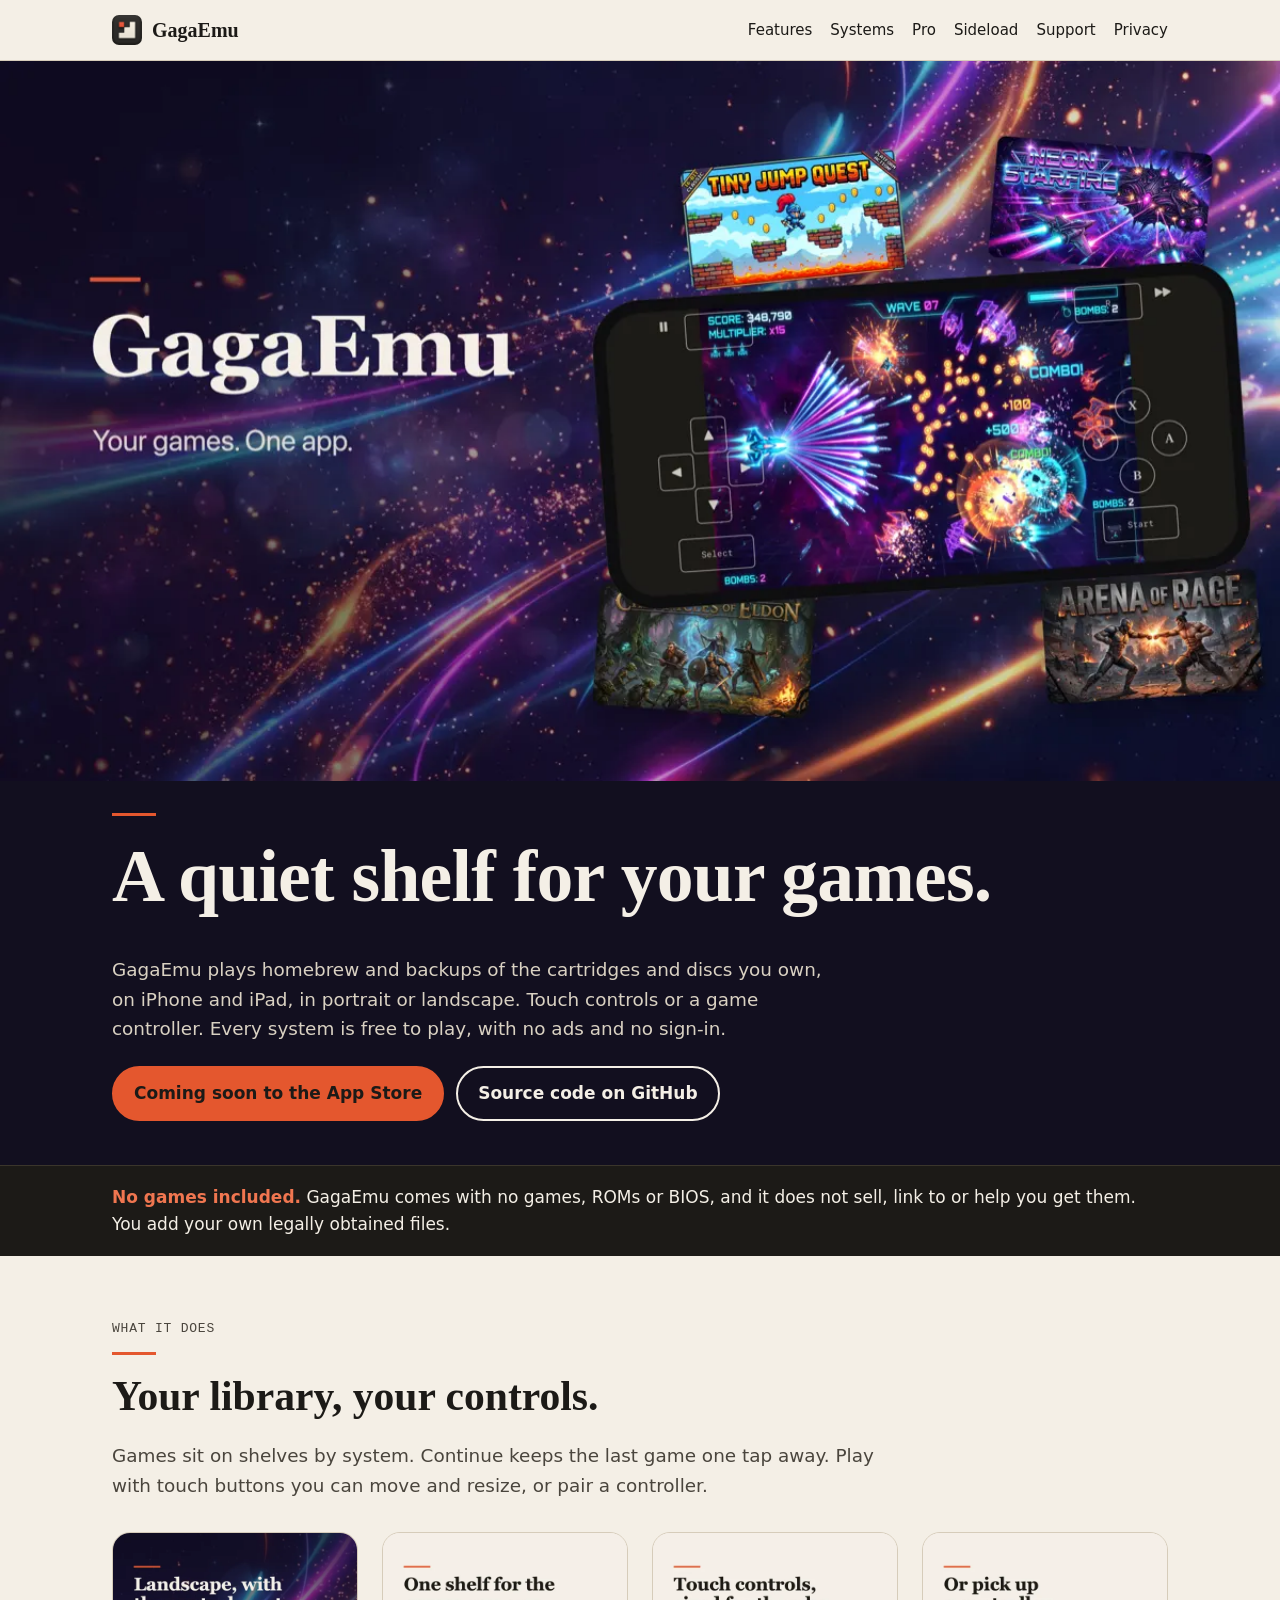
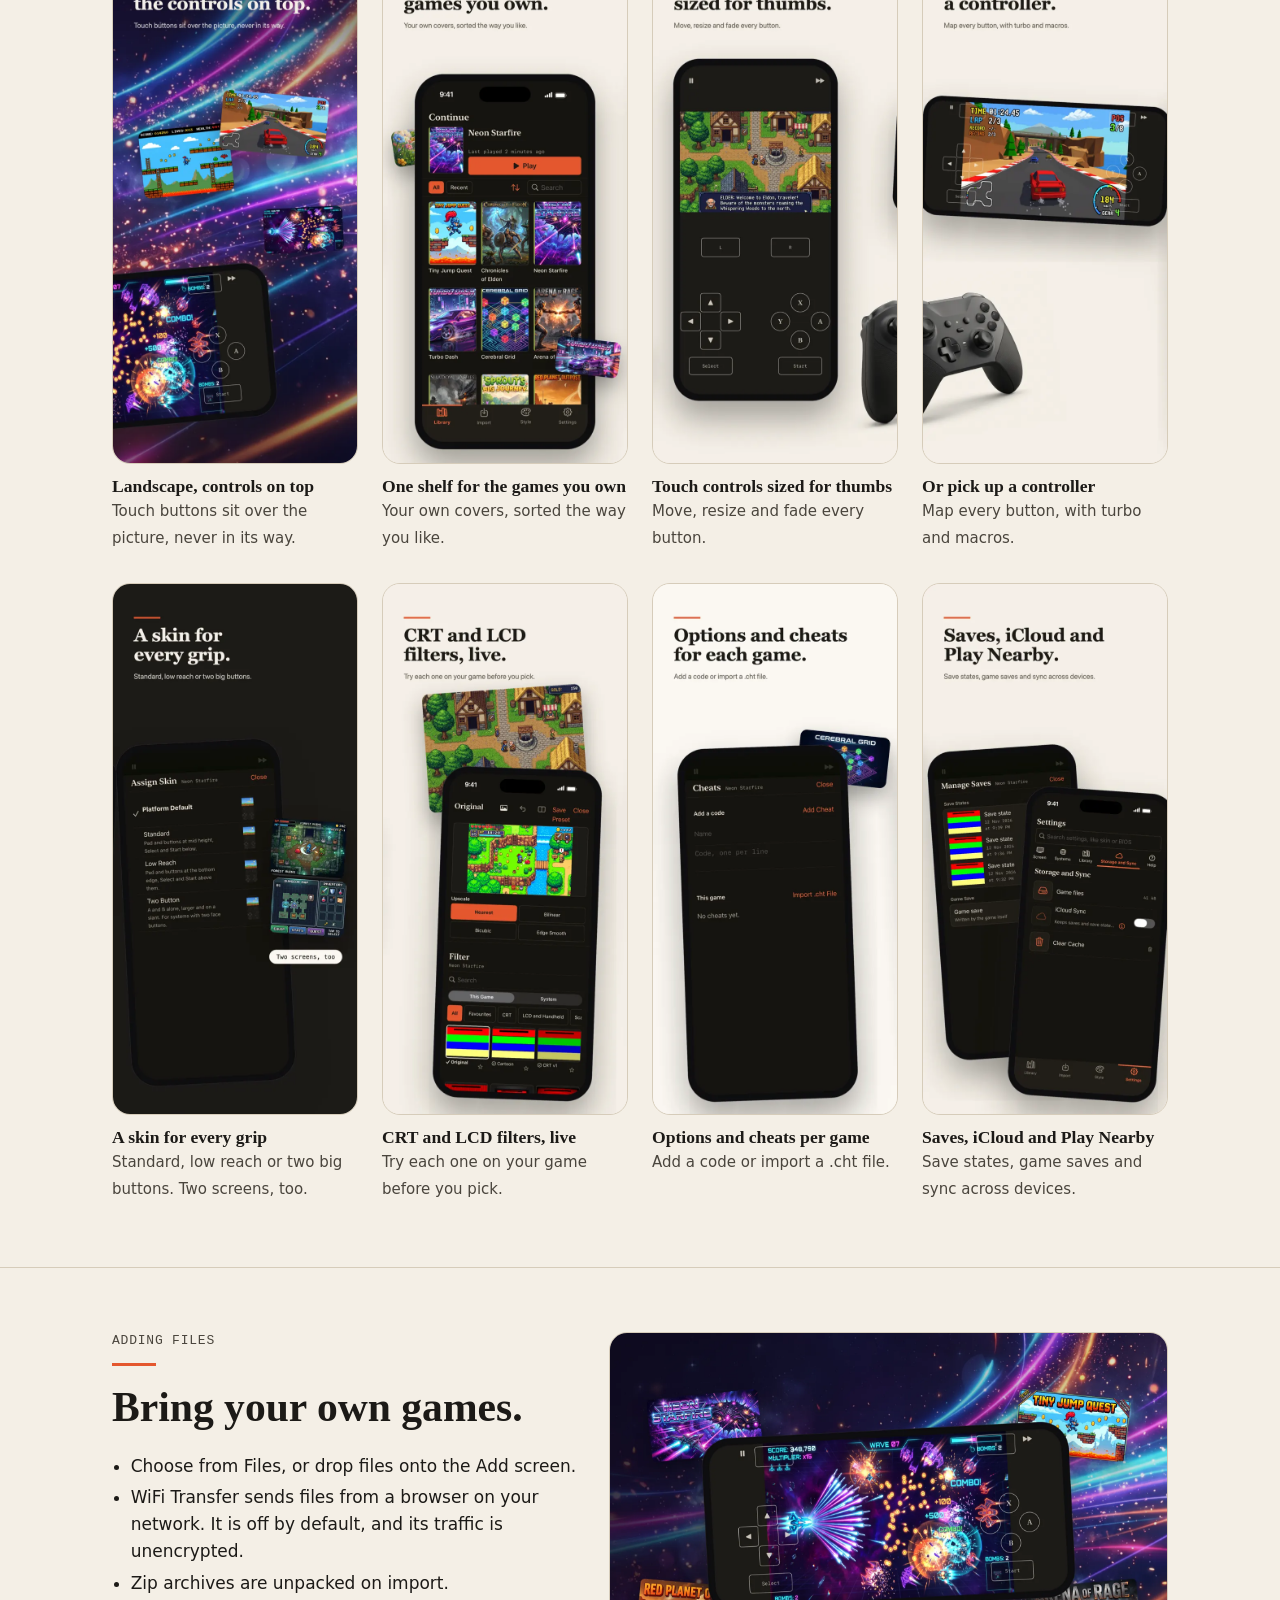
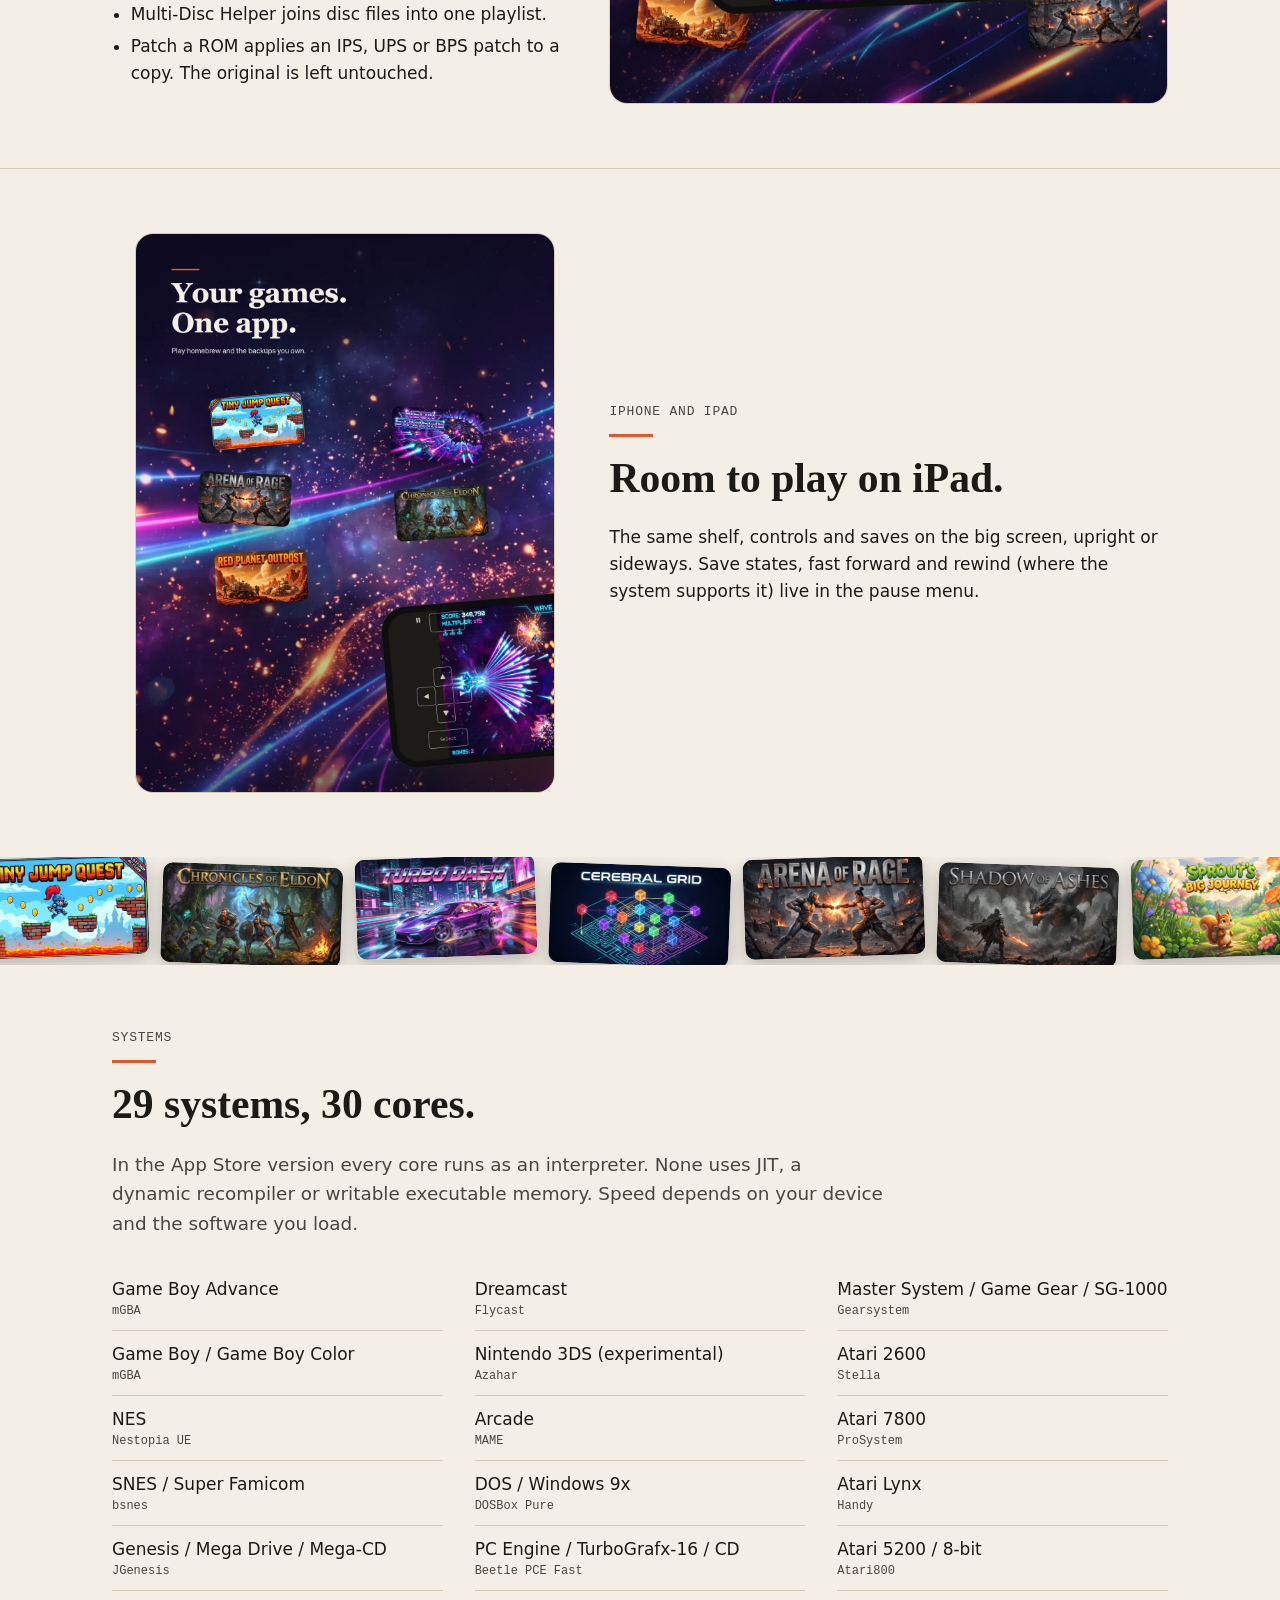
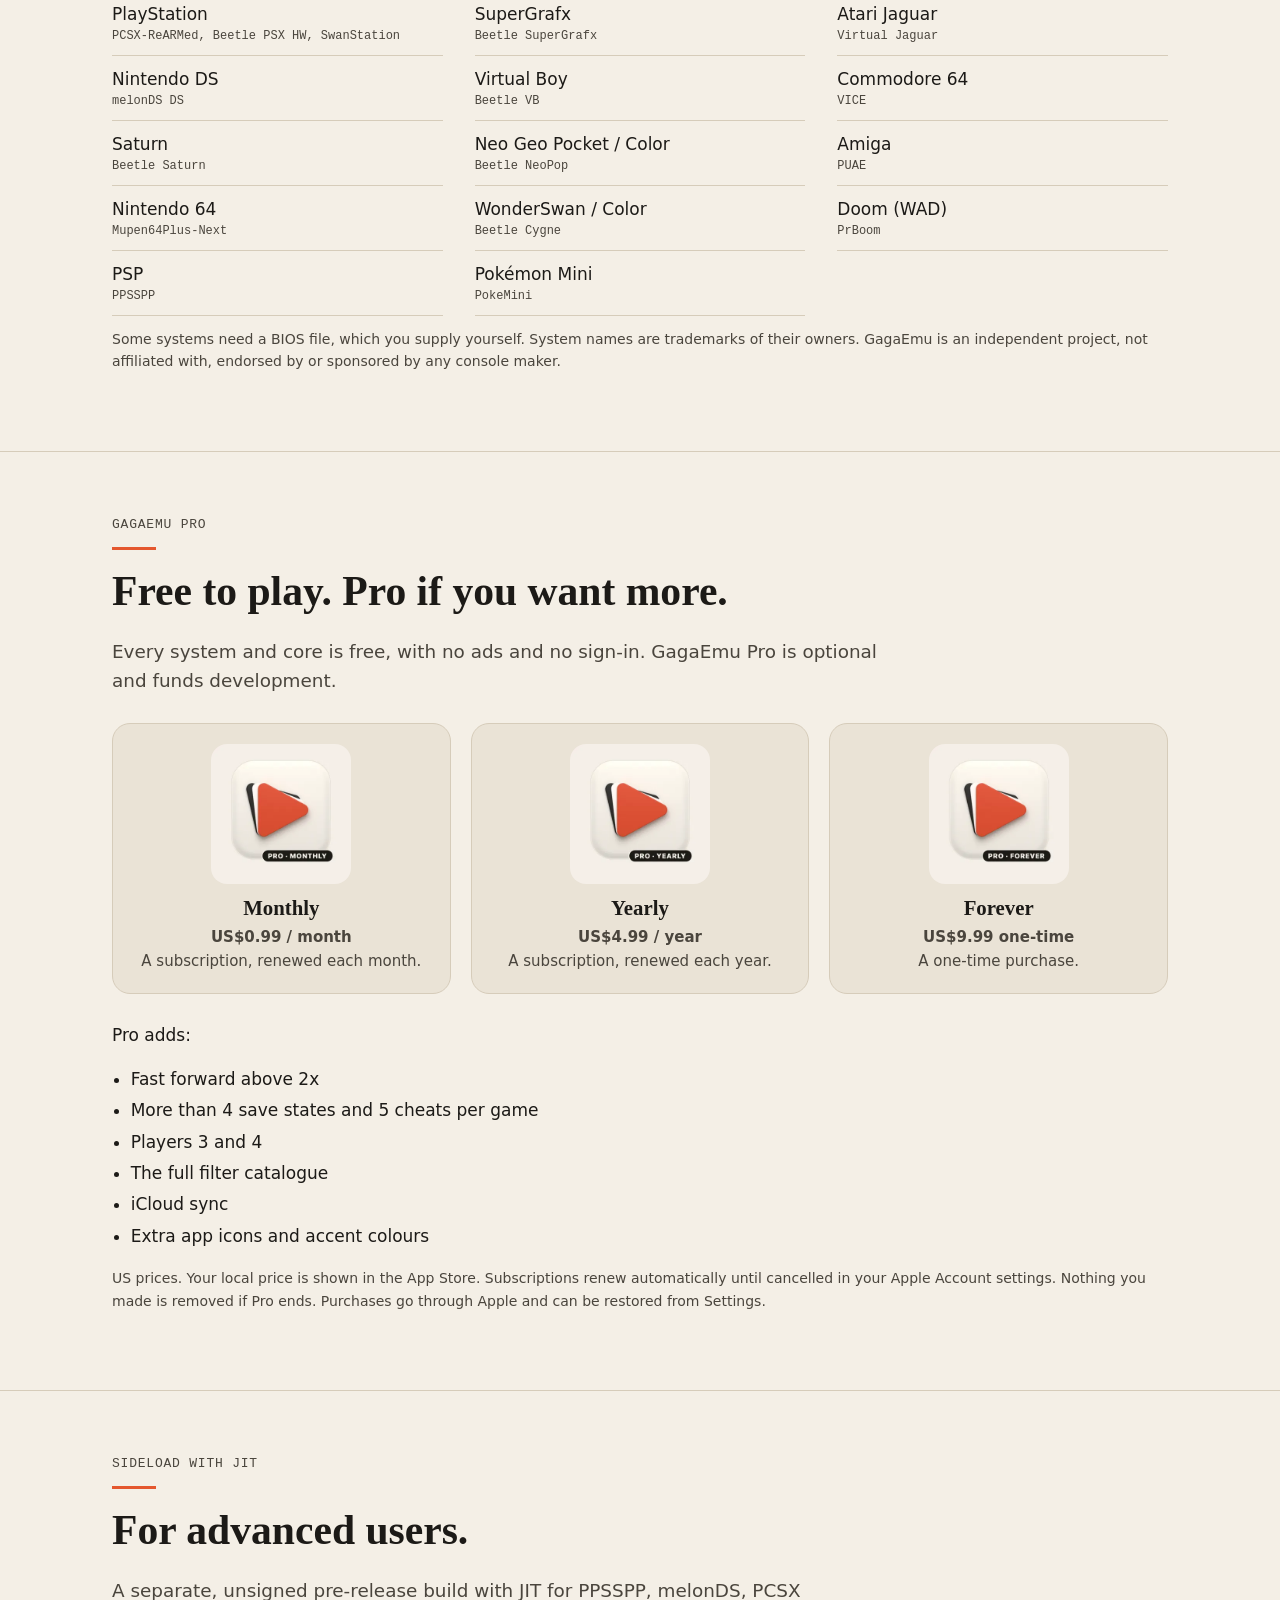
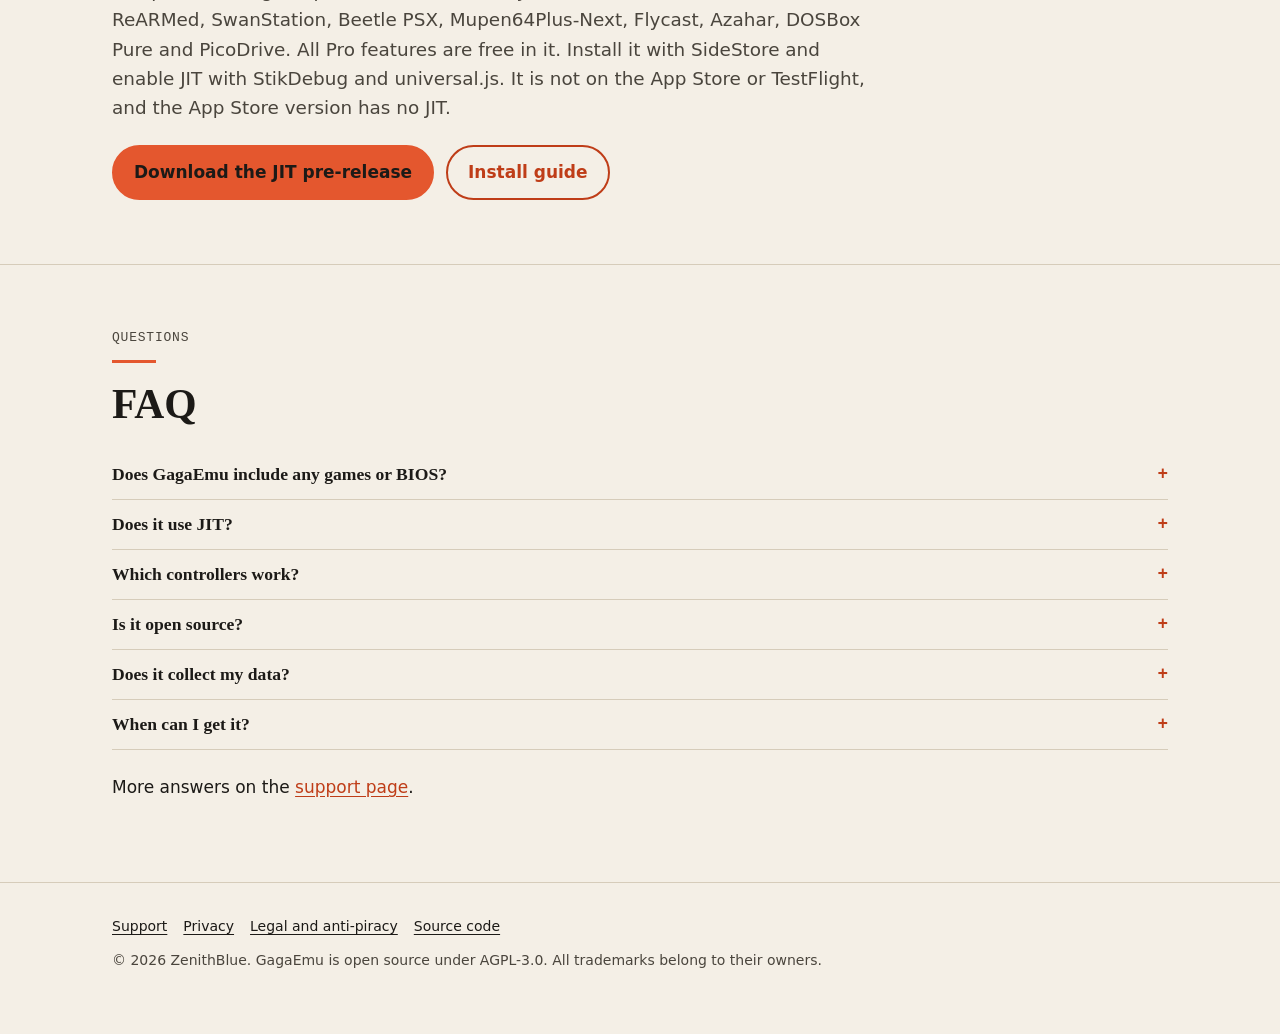
<file: index.html>
<!doctype html>
<html lang="en">
<head>
<meta charset="utf-8">
<meta name="viewport" content="width=device-width, initial-scale=1">
<title>GagaEmu: a quiet shelf for your games</title>
<meta name="description" content="GagaEmu plays homebrew and backups of the games you own on iPhone and iPad. Touch controls or a game controller, save states, filters. No games, ROMs or BIOS included.">
<meta name="theme-color" content="#F4EFE6" media="(prefers-color-scheme: light)">
<meta name="theme-color" content="#16140F" media="(prefers-color-scheme: dark)">
<meta property="og:type" content="website">
<meta property="og:title" content="GagaEmu: a quiet shelf for your games">
<meta property="og:description" content="Play homebrew and the backups you own, on iPhone and iPad. No games, ROMs or BIOS included.">
<meta property="og:url" content="https://zenithblue-oss.github.io/gaga-emu-site/">
<meta property="og:image" content="https://zenithblue-oss.github.io/gaga-emu-site/img/og.jpg">
<meta property="og:image:width" content="1200">
<meta property="og:image:height" content="675">
<meta property="og:image:alt" content="GagaEmu, your games in one app: a phone in landscape running a space shooter with touch controls.">
<meta name="twitter:card" content="summary_large_image">
<link rel="icon" type="image/png" sizes="32x32" href="img/favicon-32.png">
<link rel="apple-touch-icon" href="img/apple-touch-icon.png">
<link rel="stylesheet" href="style.css">
</head>
<body>
<a class="skip" href="#main">Skip to content</a>
<header class="top">
  <div class="wrap">
    <a class="brand" href="./"><img src="img/favicon-32.png" srcset="img/apple-touch-icon.png 2x" alt="" width="30" height="30">GagaEmu</a>
    <nav aria-label="Main">
      <a href="#features">Features</a>
      <a href="#systems">Systems</a>
      <a href="#pro">Pro</a>
      <a href="#sideload">Sideload</a>
      <a href="support.html">Support</a>
      <a href="privacy.html">Privacy</a>
    </nav>
  </div>
</header>

<main id="main">
<div class="hero">
  <picture>
    <source media="(min-width: 900px)" srcset="img/header-2400.webp">
    <img src="img/header-1200.webp" width="1200" height="675" alt="GagaEmu, your games in one app: a phone in landscape runs a space shooter with on-screen touch controls, surrounded by game cover art." fetchpriority="high">
  </picture>
  <div class="wrap hero-text">
    <h1 class="tick">A quiet shelf for your games.</h1>
    <p>GagaEmu plays homebrew and backups of the cartridges and discs you own, on iPhone and iPad, in portrait or landscape. Touch controls or a game controller. Every system is free to play, with no ads and no sign-in.</p>
    <div class="cta">
      <span class="btn btn-solid soon" role="note">Coming soon to the App Store</span>
      <a class="btn btn-line" href="https://github.com/zenithblue-dev/gaga-emu">Source code on GitHub</a>
    </div>
  </div>
</div>

<div class="notice">
  <div class="wrap"><p><strong>No games included.</strong> GagaEmu comes with no games, ROMs or BIOS, and it does not sell, link to or help you get them. You add your own legally obtained files.</p></div>
</div>

<section id="features">
  <div class="wrap">
    <p class="meta">What it does</p>
    <h2 class="tick">Your library, your controls.</h2>
    <p class="lede">Games sit on shelves by system. Continue keeps the last game one tap away. Play with touch buttons you can move and resize, or pair a controller.</p>
    <div class="features">
      <figure class="feature"><img src="img/iphone-02.webp" width="600" height="1304" loading="lazy" alt="A phone in landscape running a game, with touch buttons drawn over the edges of the picture."><figcaption><strong>Landscape, controls on top</strong><span>Touch buttons sit over the picture, never in its way.</span></figcaption></figure>
      <figure class="feature"><img src="img/iphone-03.webp" width="600" height="1304" loading="lazy" alt="The library screen: a Continue card with a Play button above a grid of game covers."><figcaption><strong>One shelf for the games you own</strong><span>Your own covers, sorted the way you like.</span></figcaption></figure>
      <figure class="feature"><img src="img/iphone-04.webp" width="600" height="1304" loading="lazy" alt="A game in portrait with a D-pad and face buttons below the picture."><figcaption><strong>Touch controls sized for thumbs</strong><span>Move, resize and fade every button.</span></figcaption></figure>
      <figure class="feature"><img src="img/iphone-05.webp" width="600" height="1304" loading="lazy" alt="A phone in landscape running a racing game next to a wireless game controller."><figcaption><strong>Or pick up a controller</strong><span>Map every button, with turbo and macros.</span></figcaption></figure>
      <figure class="feature"><img src="img/iphone-06.webp" width="600" height="1304" loading="lazy" alt="The Assign Skin sheet listing Standard, Low Reach and Two Button layouts."><figcaption><strong>A skin for every grip</strong><span>Standard, low reach or two big buttons. Two screens, too.</span></figcaption></figure>
      <figure class="feature"><img src="img/iphone-07.webp" width="600" height="1304" loading="lazy" alt="The filter picker with a live preview of a game and filter thumbnails such as CRT."><figcaption><strong>CRT and LCD filters, live</strong><span>Try each one on your game before you pick.</span></figcaption></figure>
      <figure class="feature"><img src="img/iphone-08.webp" width="600" height="1304" loading="lazy" alt="The Cheats sheet with a field to add a code and an option to import a .cht file."><figcaption><strong>Options and cheats per game</strong><span>Add a code or import a .cht file.</span></figcaption></figure>
      <figure class="feature"><img src="img/iphone-09.webp" width="600" height="1304" loading="lazy" alt="Manage Saves listing save states, next to Storage and Sync settings with an iCloud Sync switch."><figcaption><strong>Saves, iCloud and Play Nearby</strong><span>Save states, game saves and sync across devices.</span></figcaption></figure>
    </div>
  </div>
</section>

<section>
  <div class="wrap split">
    <div>
      <p class="meta">Adding files</p>
      <h2 class="tick">Bring your own games.</h2>
      <ul class="plain">
        <li>Choose from Files, or drop files onto the Add screen.</li>
        <li>WiFi Transfer sends files from a browser on your network. It is off by default, and its traffic is unencrypted.</li>
        <li>Zip archives are unpacked on import.</li>
        <li>Multi-Disc Helper joins disc files into one playlist.</li>
        <li>Patch a ROM applies an IPS, UPS or BPS patch to a copy. The original is left untouched.</li>
      </ul>
    </div>
    <img src="img/search.webp" width="1600" height="1067" loading="lazy" alt="A phone in landscape running a space shooter, with cover art for several homebrew-style games floating around it.">
  </div>
</section>

<section>
  <div class="wrap split rev">
    <div>
      <p class="meta">iPhone and iPad</p>
      <h2 class="tick">Room to play on iPad.</h2>
      <p>The same shelf, controls and saves on the big screen, upright or sideways. Save states, fast forward and rewind (where the system supports it) live in the pause menu.</p>
    </div>
    <img class="tall" src="img/ipad-01.webp" width="1200" height="1600" loading="lazy" alt="GagaEmu on iPad: the headline Your games. One app. above game cover art and a phone running a game.">
  </div>
</section>

<div class="covers" aria-hidden="true">
  <img src="img/art-cover-01.webp" alt="" width="900" height="502" loading="lazy">
  <img src="img/art-cover-02.webp" alt="" width="900" height="502" loading="lazy">
  <img src="img/art-cover-04.webp" alt="" width="900" height="502" loading="lazy">
  <img src="img/art-cover-05.webp" alt="" width="900" height="502" loading="lazy">
  <img src="img/art-cover-06.webp" alt="" width="900" height="502" loading="lazy">
  <img src="img/art-cover-07.webp" alt="" width="900" height="502" loading="lazy">
  <img src="img/art-cover-08.webp" alt="" width="900" height="502" loading="lazy">
</div>

<section id="systems">
  <div class="wrap">
    <p class="meta">Systems</p>
    <h2 class="tick">29 systems, 30 cores.</h2>
    <p class="lede">In the App Store version every core runs as an interpreter. None uses JIT, a dynamic recompiler or writable executable memory. Speed depends on your device and the software you load.</p>
    <ul class="systems">
      <li>Game Boy Advance<span>mGBA</span></li>
      <li>Game Boy / Game Boy Color<span>mGBA</span></li>
      <li>NES<span>Nestopia UE</span></li>
      <li>SNES / Super Famicom<span>bsnes</span></li>
      <li>Genesis / Mega Drive / Mega-CD<span>JGenesis</span></li>
      <li>PlayStation<span>PCSX-ReARMed, Beetle PSX HW, SwanStation</span></li>
      <li>Nintendo DS<span>melonDS DS</span></li>
      <li>Saturn<span>Beetle Saturn</span></li>
      <li>Nintendo 64<span>Mupen64Plus-Next</span></li>
      <li>PSP<span>PPSSPP</span></li>
      <li>Dreamcast<span>Flycast</span></li>
      <li>Nintendo 3DS (experimental)<span>Azahar</span></li>
      <li>Arcade<span>MAME</span></li>
      <li>DOS / Windows 9x<span>DOSBox Pure</span></li>
      <li>PC Engine / TurboGrafx-16 / CD<span>Beetle PCE Fast</span></li>
      <li>SuperGrafx<span>Beetle SuperGrafx</span></li>
      <li>Virtual Boy<span>Beetle VB</span></li>
      <li>Neo Geo Pocket / Color<span>Beetle NeoPop</span></li>
      <li>WonderSwan / Color<span>Beetle Cygne</span></li>
      <li>Pokémon Mini<span>PokeMini</span></li>
      <li>Master System / Game Gear / SG-1000<span>Gearsystem</span></li>
      <li>Atari 2600<span>Stella</span></li>
      <li>Atari 7800<span>ProSystem</span></li>
      <li>Atari Lynx<span>Handy</span></li>
      <li>Atari 5200 / 8-bit<span>Atari800</span></li>
      <li>Atari Jaguar<span>Virtual Jaguar</span></li>
      <li>Commodore 64<span>VICE</span></li>
      <li>Amiga<span>PUAE</span></li>
      <li>Doom (WAD)<span>PrBoom</span></li>
    </ul>
    <p class="small">Some systems need a BIOS file, which you supply yourself. System names are trademarks of their owners. GagaEmu is an independent project, not affiliated with, endorsed by or sponsored by any console maker.</p>
  </div>
</section>

<section id="pro">
  <div class="wrap">
    <p class="meta">GagaEmu Pro</p>
    <h2 class="tick">Free to play. Pro if you want more.</h2>
    <p class="lede">Every system and core is free, with no ads and no sign-in. GagaEmu Pro is optional and funds development.</p>
    <div class="tiers">
      <div class="tier"><img src="img/pro-monthly.webp" width="360" height="360" loading="lazy" alt=""><h3>Monthly</h3><p><strong>US$0.99 / month</strong><br>A subscription, renewed each month.</p></div>
      <div class="tier"><img src="img/pro-yearly.webp" width="360" height="360" loading="lazy" alt=""><h3>Yearly</h3><p><strong>US$4.99 / year</strong><br>A subscription, renewed each year.</p></div>
      <div class="tier"><img src="img/pro-forever.webp" width="360" height="360" loading="lazy" alt=""><h3>Forever</h3><p><strong>US$9.99 one-time</strong><br>A one-time purchase.</p></div>
    </div>
    <p>Pro adds:</p>
    <ul class="plain">
      <li>Fast forward above 2x</li>
      <li>More than 4 save states and 5 cheats per game</li>
      <li>Players 3 and 4</li>
      <li>The full filter catalogue</li>
      <li>iCloud sync</li>
      <li>Extra app icons and accent colours</li>
    </ul>
    <p class="small">US prices. Your local price is shown in the App Store. Subscriptions renew automatically until cancelled in your Apple Account settings. Nothing you made is removed if Pro ends. Purchases go through Apple and can be restored from Settings.</p>
  </div>
</section>

<section id="sideload">
  <div class="wrap">
    <p class="meta">Sideload with JIT</p>
    <h2 class="tick">For advanced users.</h2>
    <p class="lede">A separate, unsigned pre-release build with JIT for PPSSPP, melonDS, PCSX ReARMed, SwanStation, Beetle PSX, Mupen64Plus-Next, Flycast, Azahar, DOSBox Pure and PicoDrive. All Pro features are free in it. Install it with SideStore and enable JIT with StikDebug and universal.js. It is not on the App Store or TestFlight, and the App Store version has no JIT.</p>
    <div class="cta">
      <a class="btn btn-solid" href="https://github.com/zenithblue-dev/gaga-emu/releases/tag/v1.0.0-jit">Download the JIT pre-release</a>
      <a class="btn btn-line" href="https://github.com/zenithblue-dev/gaga-emu/blob/main/docs/release/INSTALL-JIT.md">Install guide</a>
    </div>
  </div>
</section>

<section id="faq">
  <div class="wrap">
    <p class="meta">Questions</p>
    <h2 class="tick">FAQ</h2>
    <details><summary>Does GagaEmu include any games or BIOS?</summary><p>No. GagaEmu ships with no games, ROMs or BIOS. It does not sell, link to or help you obtain them. Use homebrew, or backups of cartridges and discs you own.</p></details>
    <details><summary>Does it use JIT?</summary><p>Not the App Store version. Every core is built as an interpreter, with no JIT, dynamic recompiler or writable executable memory. You do not need to enable anything special on your device. An optional <a href="#sideload">sideload build</a> for advanced users does use JIT.</p></details>
    <details><summary>Which controllers work?</summary><p>Game controllers supported by iOS, including MFi, DualShock 4, DualSense, Xbox and Joy-Con controllers, plus hardware keyboards.</p></details>
    <details><summary>Is it open source?</summary><p>Yes. GagaEmu is free software under the GNU Affero General Public License 3.0. Bundled cores keep their own licences, listed in Settings &gt; About &gt; Licences. <a href="https://github.com/zenithblue-dev/gaga-emu">Source code</a>.</p></details>
    <details><summary>Does it collect my data?</summary><p>No accounts, analytics, advertising or tracking. Read the <a href="privacy.html">privacy policy</a> for the optional features that talk to a server.</p></details>
    <details><summary>When can I get it?</summary><p>GagaEmu is coming soon to the App Store. It is in early development, and we make no promise that any particular title will run.</p></details>
    <p style="margin-top:24px">More answers on the <a href="support.html">support page</a>.</p>
  </div>
</section>
</main>

<footer>
  <div class="wrap">
    <nav aria-label="Footer">
      <a href="support.html">Support</a>
      <a href="privacy.html">Privacy</a>
      <a href="anti-piracy.html">Legal and anti-piracy</a>
      <a href="https://github.com/zenithblue-dev/gaga-emu">Source code</a>
    </nav>
    <p>© 2026 ZenithBlue. GagaEmu is open source under AGPL-3.0. All trademarks belong to their owners.</p>
  </div>
</footer>
</body>
</html>
</file>
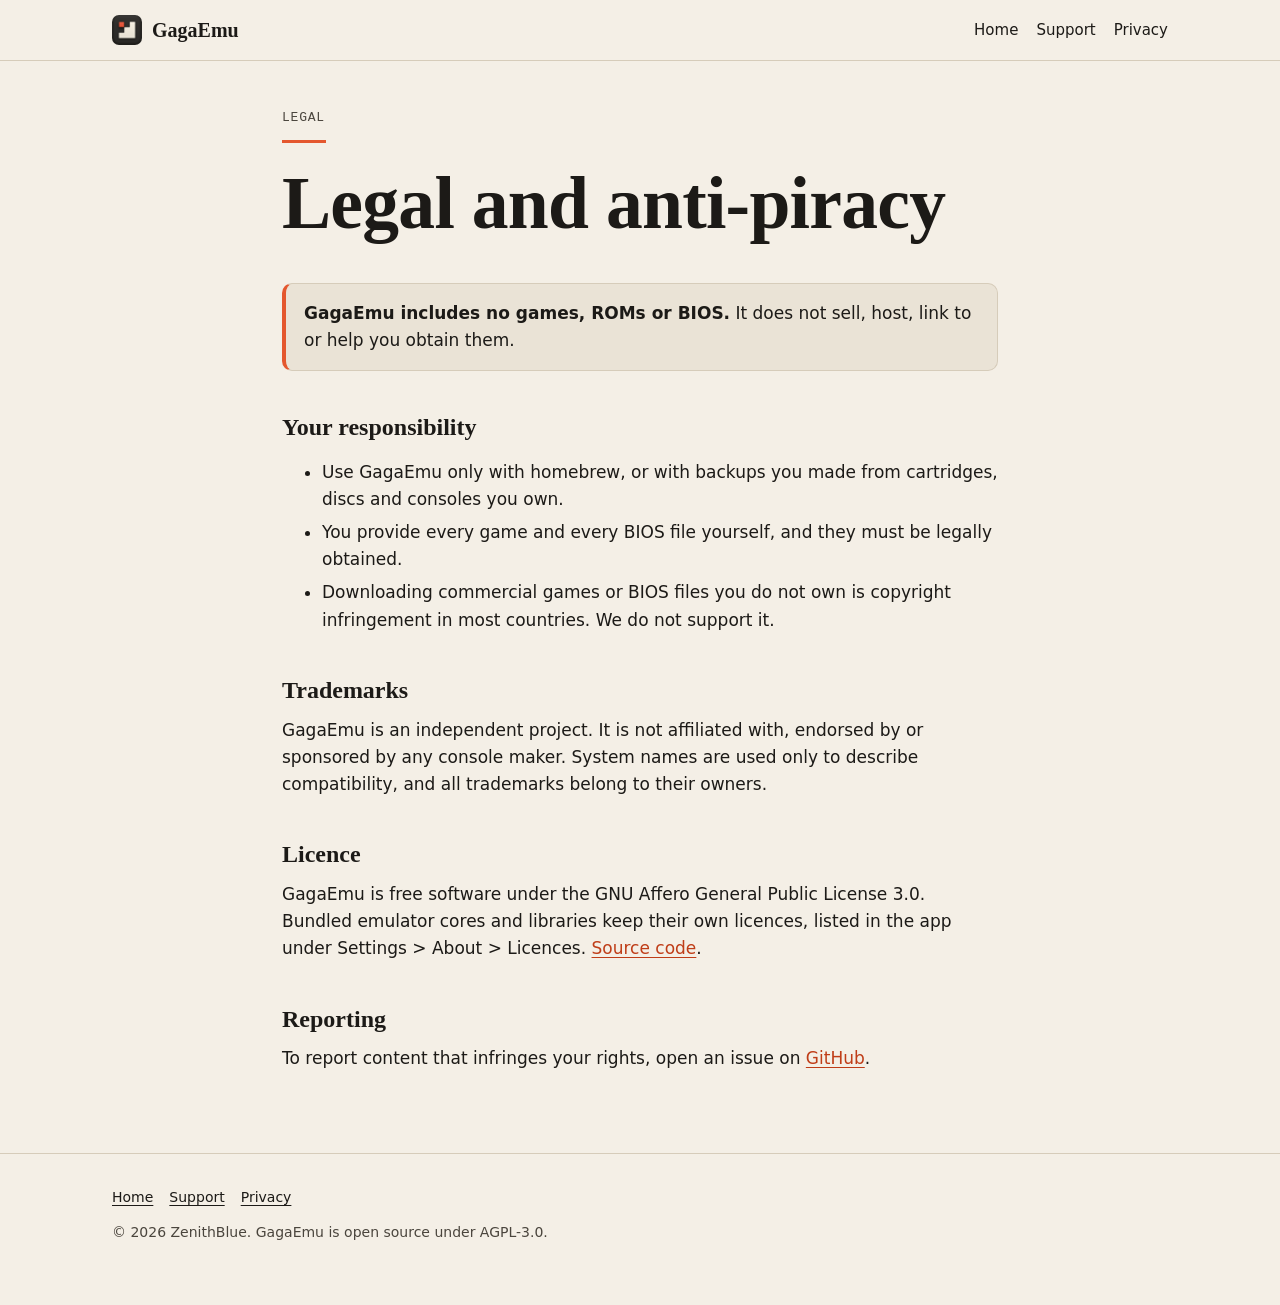
<file: anti-piracy.html>
<!doctype html>
<html lang="en">
<head>
<meta charset="utf-8">
<meta name="viewport" content="width=device-width, initial-scale=1">
<title>Legal and Anti-Piracy · GagaEmu</title>
<meta name="description" content="GagaEmu includes no games, ROMs or BIOS. Use only homebrew or backups of software you own.">
<meta property="og:type" content="website">
<meta property="og:title" content="GagaEmu Legal and Anti-Piracy">
<meta property="og:url" content="https://zenithblue-oss.github.io/gaga-emu-site/anti-piracy.html">
<meta property="og:image" content="https://zenithblue-oss.github.io/gaga-emu-site/img/og.jpg">
<link rel="icon" type="image/png" sizes="32x32" href="img/favicon-32.png">
<link rel="apple-touch-icon" href="img/apple-touch-icon.png">
<link rel="stylesheet" href="style.css">
</head>
<body>
<a class="skip" href="#main">Skip to content</a>
<header class="top">
  <div class="wrap">
    <a class="brand" href="./"><img src="img/favicon-32.png" srcset="img/apple-touch-icon.png 2x" alt="" width="30" height="30">GagaEmu</a>
    <nav aria-label="Main">
      <a href="./">Home</a>
      <a href="support.html">Support</a>
      <a href="privacy.html">Privacy</a>
    </nav>
  </div>
</header>

<main id="main" class="doc">
  <div class="wrap">
    <p class="meta">Legal</p>
    <h1 class="tick">Legal and anti-piracy</h1>

    <div class="card">
      <p><strong>GagaEmu includes no games, ROMs or BIOS.</strong> It does not sell, host, link to or help you obtain them.</p>
    </div>

    <h2>Your responsibility</h2>
    <ul>
      <li>Use GagaEmu only with homebrew, or with backups you made from cartridges, discs and consoles you own.</li>
      <li>You provide every game and every BIOS file yourself, and they must be legally obtained.</li>
      <li>Downloading commercial games or BIOS files you do not own is copyright infringement in most countries. We do not support it.</li>
    </ul>

    <h2>Trademarks</h2>
    <p>GagaEmu is an independent project. It is not affiliated with, endorsed by or sponsored by any console maker. System names are used only to describe compatibility, and all trademarks belong to their owners.</p>

    <h2>Licence</h2>
    <p>GagaEmu is free software under the GNU Affero General Public License 3.0. Bundled emulator cores and libraries keep their own licences, listed in the app under Settings &gt; About &gt; Licences. <a href="https://github.com/zenithblue-dev/gaga-emu">Source code</a>.</p>

    <h2>Reporting</h2>
    <p>To report content that infringes your rights, open an issue on <a href="https://github.com/zenithblue-oss/gaga-emu-site/issues">GitHub</a>.</p>
  </div>
</main>

<footer>
  <div class="wrap">
    <nav aria-label="Footer">
      <a href="./">Home</a>
      <a href="support.html">Support</a>
      <a href="privacy.html">Privacy</a>
    </nav>
    <p>© 2026 ZenithBlue. GagaEmu is open source under AGPL-3.0.</p>
  </div>
</footer>
</body>
</html>
</file>
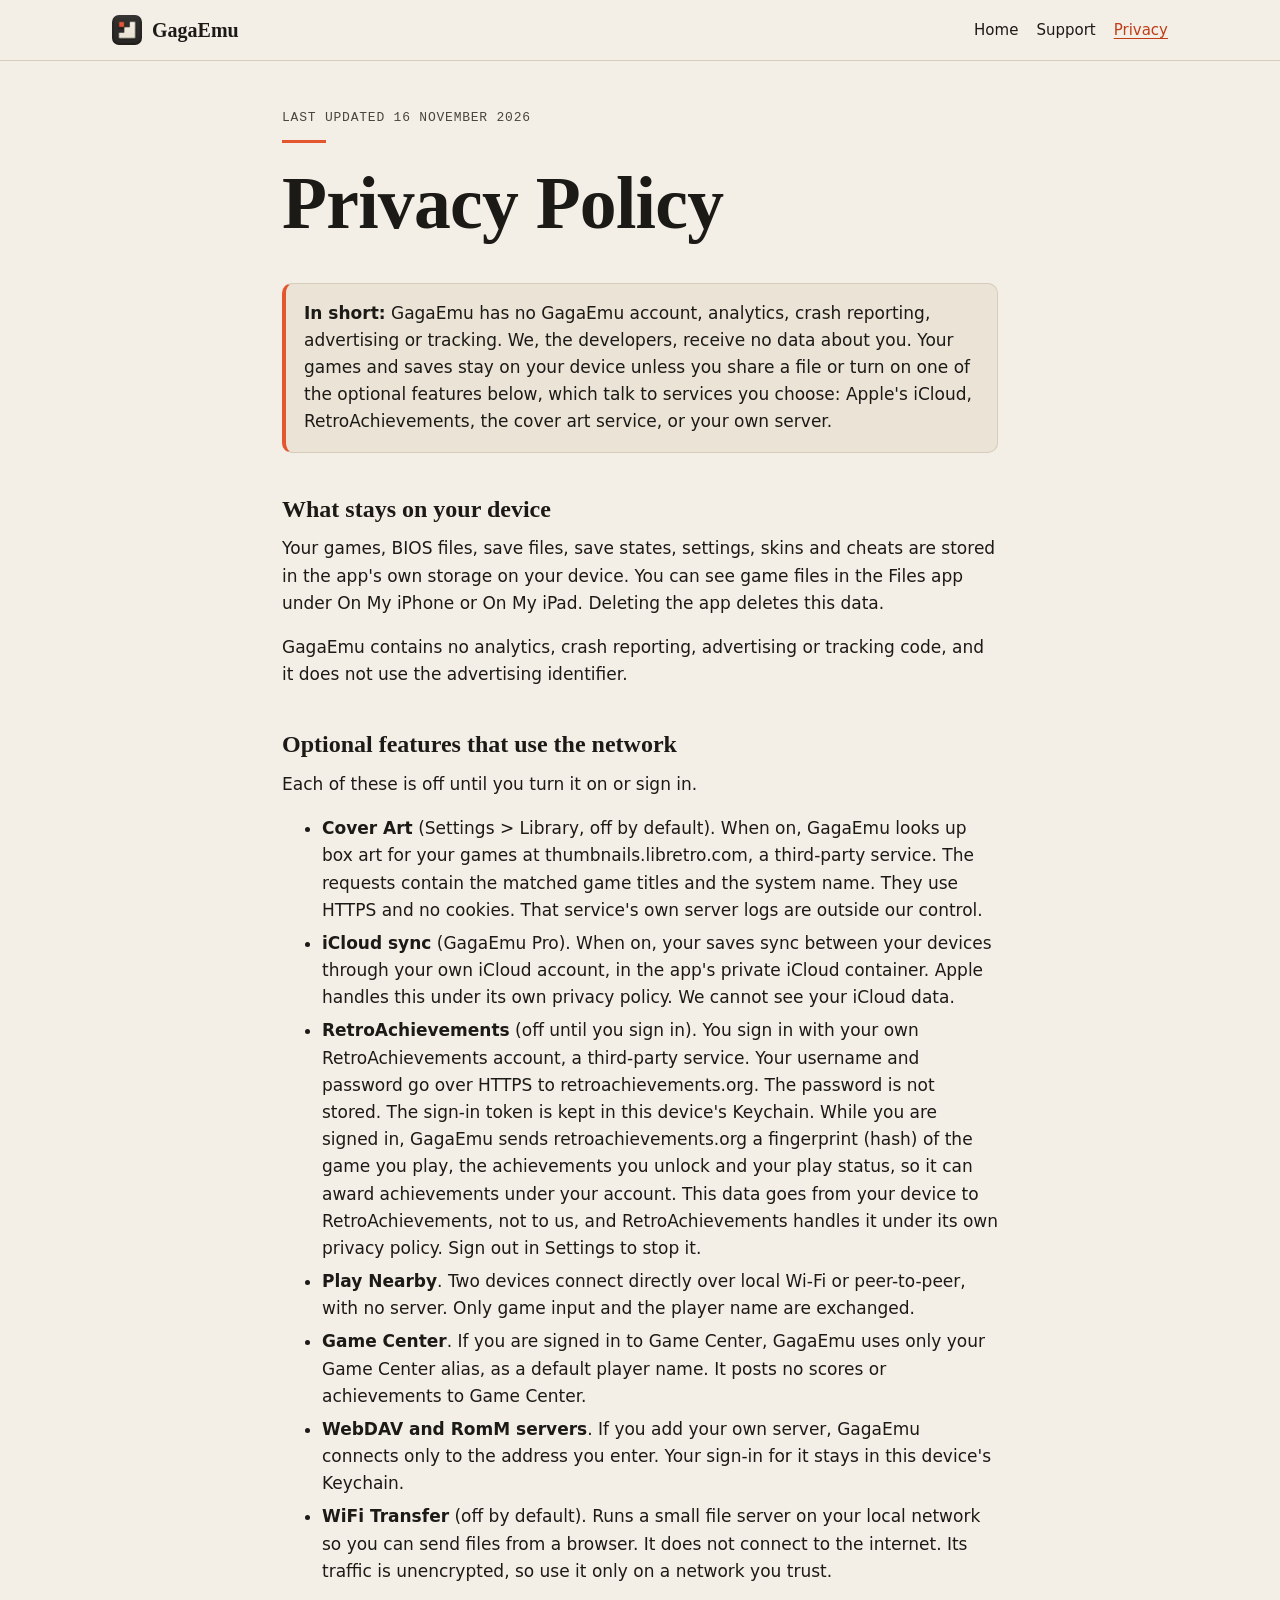
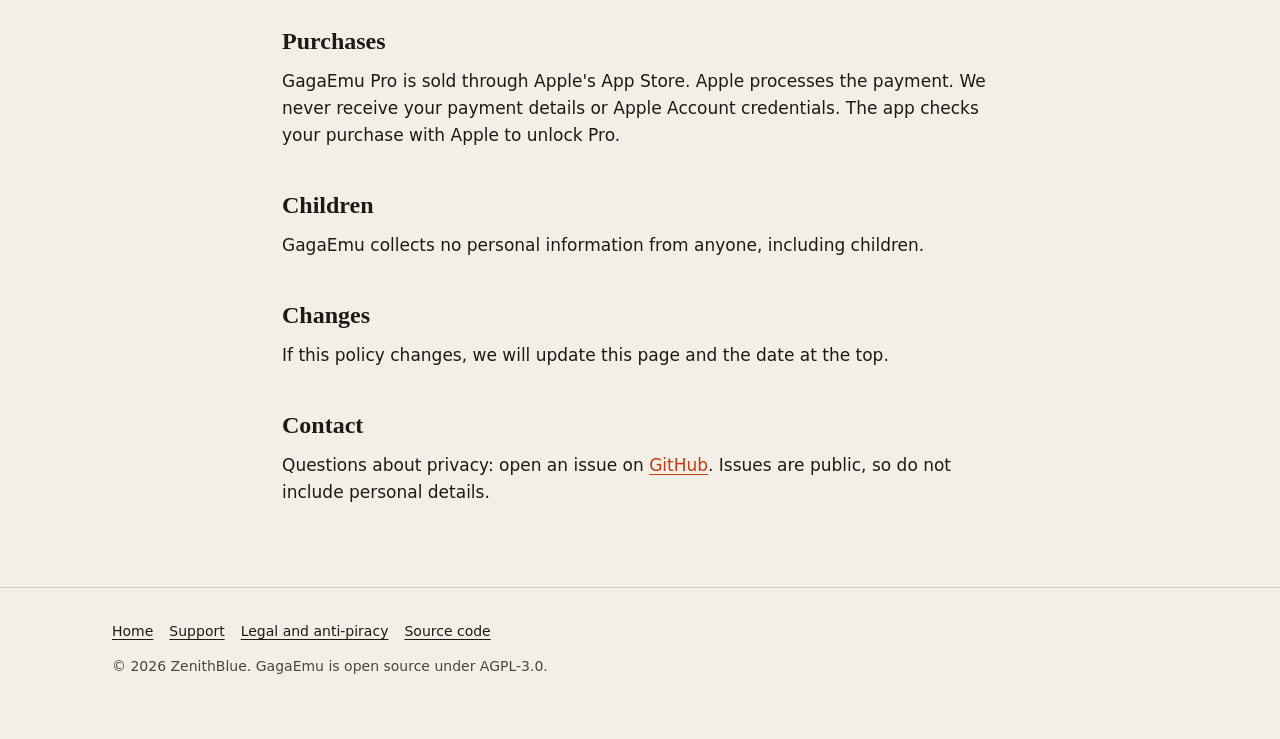
<file: privacy.html>
<!doctype html>
<html lang="en">
<head>
<meta charset="utf-8">
<meta name="viewport" content="width=device-width, initial-scale=1">
<title>Privacy Policy · GagaEmu</title>
<meta name="description" content="GagaEmu has no accounts, analytics, advertising or tracking. What leaves your device, and when.">
<meta property="og:type" content="website">
<meta property="og:title" content="GagaEmu Privacy Policy">
<meta property="og:description" content="No accounts, analytics, advertising or tracking.">
<meta property="og:url" content="https://zenithblue-oss.github.io/gaga-emu-site/privacy.html">
<meta property="og:image" content="https://zenithblue-oss.github.io/gaga-emu-site/img/og.jpg">
<meta name="twitter:card" content="summary_large_image">
<link rel="icon" type="image/png" sizes="32x32" href="img/favicon-32.png">
<link rel="apple-touch-icon" href="img/apple-touch-icon.png">
<link rel="stylesheet" href="style.css">
</head>
<body>
<a class="skip" href="#main">Skip to content</a>
<header class="top">
  <div class="wrap">
    <a class="brand" href="./"><img src="img/favicon-32.png" srcset="img/apple-touch-icon.png 2x" alt="" width="30" height="30">GagaEmu</a>
    <nav aria-label="Main">
      <a href="./">Home</a>
      <a href="support.html">Support</a>
      <a href="privacy.html" aria-current="page">Privacy</a>
    </nav>
  </div>
</header>

<main id="main" class="doc">
  <div class="wrap">
    <p class="meta">Last updated 16 November 2026</p>
    <h1 class="tick">Privacy Policy</h1>

    <div class="card">
      <p><strong>In short:</strong> GagaEmu has no GagaEmu account, analytics, crash reporting, advertising or tracking. We, the developers, receive no data about you. Your games and saves stay on your device unless you share a file or turn on one of the optional features below, which talk to services you choose: Apple's iCloud, RetroAchievements, the cover art service, or your own server.</p>
    </div>

    <h2>What stays on your device</h2>
    <p>Your games, BIOS files, save files, save states, settings, skins and cheats are stored in the app's own storage on your device. You can see game files in the Files app under On My iPhone or On My iPad. Deleting the app deletes this data.</p>
    <p>GagaEmu contains no analytics, crash reporting, advertising or tracking code, and it does not use the advertising identifier.</p>

    <h2>Optional features that use the network</h2>
    <p>Each of these is off until you turn it on or sign in.</p>
    <ul>
      <li><strong>Cover Art</strong> (Settings &gt; Library, off by default). When on, GagaEmu looks up box art for your games at thumbnails.libretro.com, a third-party service. The requests contain the matched game titles and the system name. They use HTTPS and no cookies. That service's own server logs are outside our control.</li>
      <li><strong>iCloud sync</strong> (GagaEmu Pro). When on, your saves sync between your devices through your own iCloud account, in the app's private iCloud container. Apple handles this under its own privacy policy. We cannot see your iCloud data.</li>
      <li><strong>RetroAchievements</strong> (off until you sign in). You sign in with your own RetroAchievements account, a third-party service. Your username and password go over HTTPS to retroachievements.org. The password is not stored. The sign-in token is kept in this device's Keychain. While you are signed in, GagaEmu sends retroachievements.org a fingerprint (hash) of the game you play, the achievements you unlock and your play status, so it can award achievements under your account. This data goes from your device to RetroAchievements, not to us, and RetroAchievements handles it under its own privacy policy. Sign out in Settings to stop it.</li>
      <li><strong>Play Nearby</strong>. Two devices connect directly over local Wi-Fi or peer-to-peer, with no server. Only game input and the player name are exchanged.</li>
      <li><strong>Game Center</strong>. If you are signed in to Game Center, GagaEmu uses only your Game Center alias, as a default player name. It posts no scores or achievements to Game Center.</li>
      <li><strong>WebDAV and RomM servers</strong>. If you add your own server, GagaEmu connects only to the address you enter. Your sign-in for it stays in this device's Keychain.</li>
      <li><strong>WiFi Transfer</strong> (off by default). Runs a small file server on your local network so you can send files from a browser. It does not connect to the internet. Its traffic is unencrypted, so use it only on a network you trust.</li>
    </ul>

    <h2>Purchases</h2>
    <p>GagaEmu Pro is sold through Apple's App Store. Apple processes the payment. We never receive your payment details or Apple Account credentials. The app checks your purchase with Apple to unlock Pro.</p>

    <h2>Children</h2>
    <p>GagaEmu collects no personal information from anyone, including children.</p>

    <h2>Changes</h2>
    <p>If this policy changes, we will update this page and the date at the top.</p>

    <h2>Contact</h2>
    <p>Questions about privacy: open an issue on <a href="https://github.com/zenithblue-oss/gaga-emu-site/issues">GitHub</a>. Issues are public, so do not include personal details.</p>
  </div>
</main>

<footer>
  <div class="wrap">
    <nav aria-label="Footer">
      <a href="./">Home</a>
      <a href="support.html">Support</a>
      <a href="anti-piracy.html">Legal and anti-piracy</a>
      <a href="https://github.com/zenithblue-dev/gaga-emu">Source code</a>
    </nav>
    <p>© 2026 ZenithBlue. GagaEmu is open source under AGPL-3.0.</p>
  </div>
</footer>
</body>
</html>
</file>
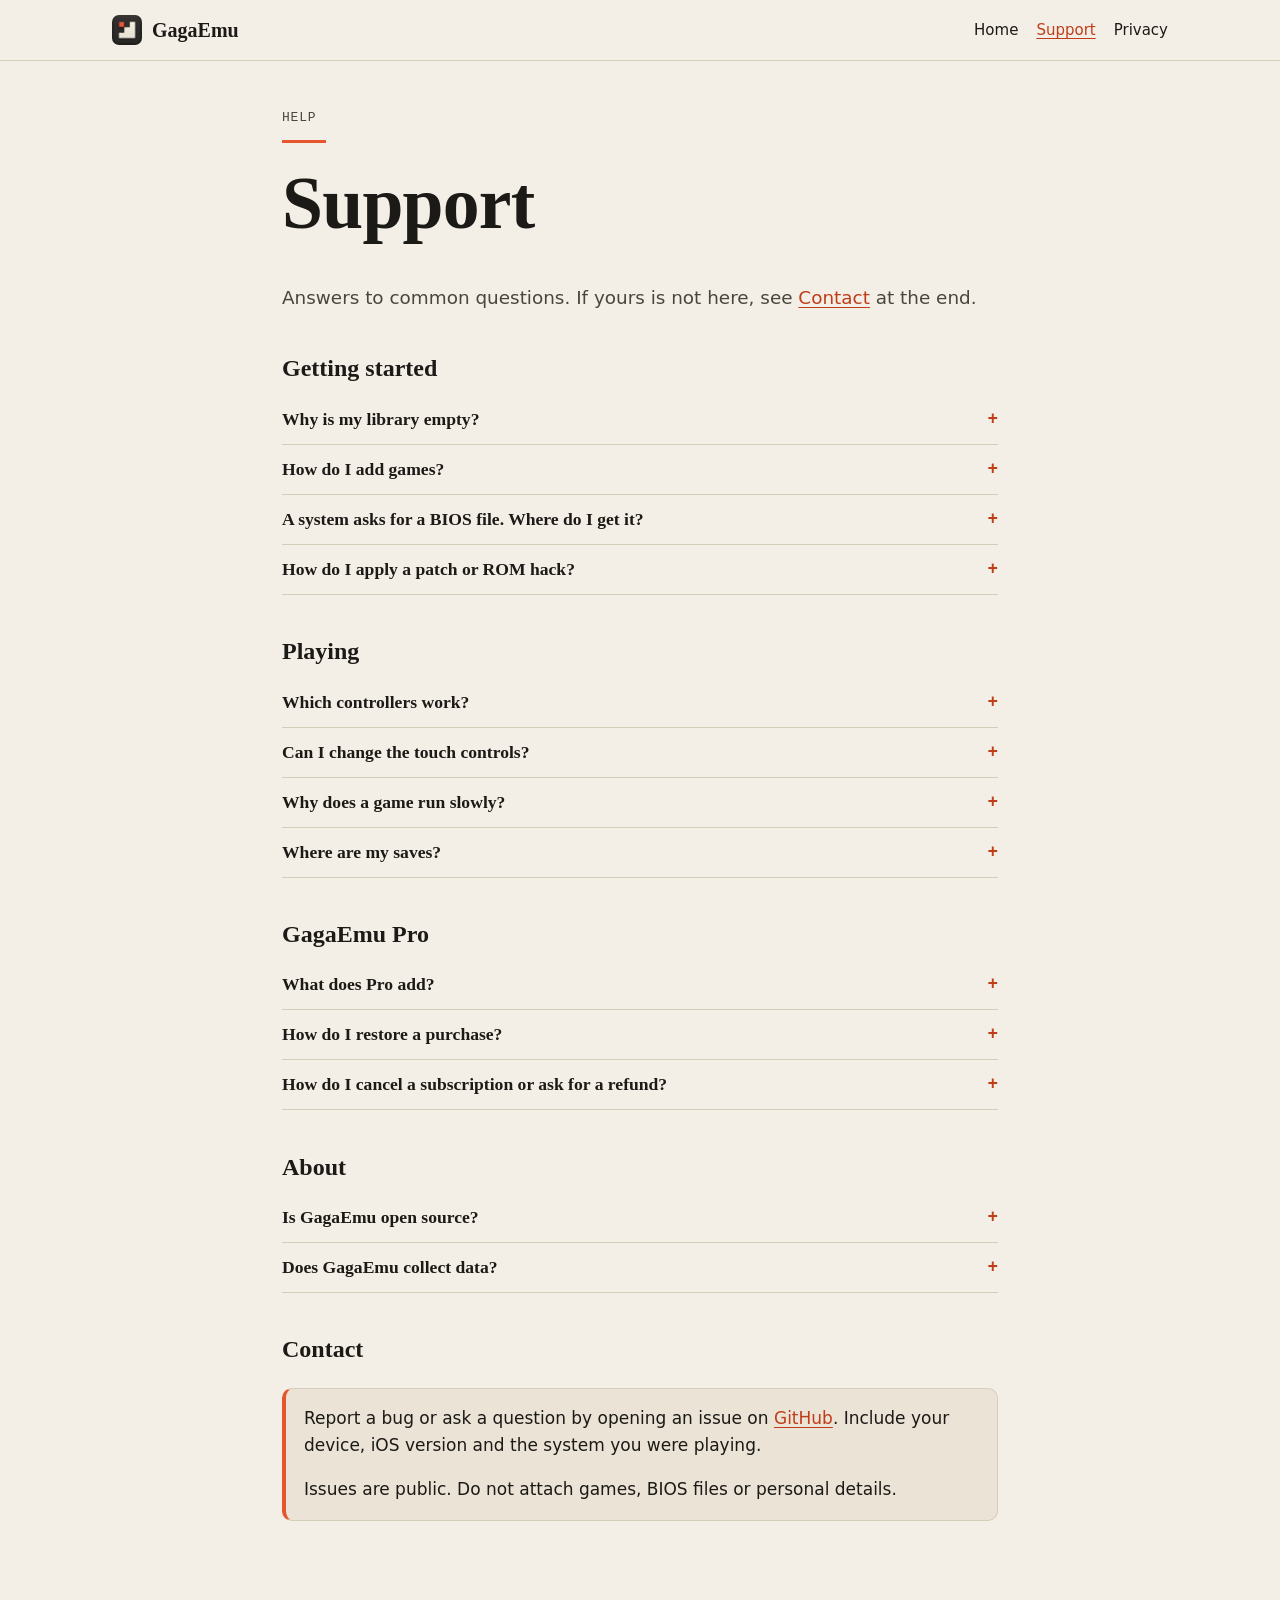
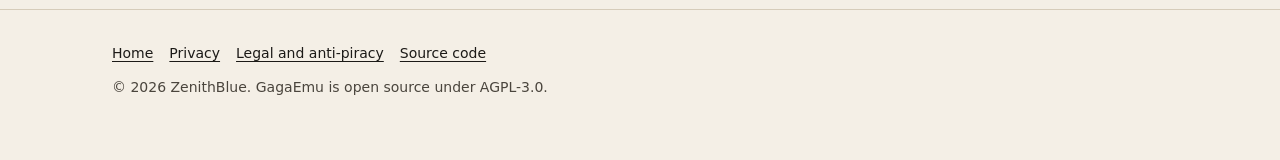
<file: support.html>
<!doctype html>
<html lang="en">
<head>
<meta charset="utf-8">
<meta name="viewport" content="width=device-width, initial-scale=1">
<title>Support · GagaEmu</title>
<meta name="description" content="Help with GagaEmu: adding games, BIOS files, controllers, saves, GagaEmu Pro and reporting a problem.">
<meta property="og:type" content="website">
<meta property="og:title" content="GagaEmu Support">
<meta property="og:description" content="Answers to common questions, and how to report a problem.">
<meta property="og:url" content="https://zenithblue-oss.github.io/gaga-emu-site/support.html">
<meta property="og:image" content="https://zenithblue-oss.github.io/gaga-emu-site/img/og.jpg">
<meta name="twitter:card" content="summary_large_image">
<link rel="icon" type="image/png" sizes="32x32" href="img/favicon-32.png">
<link rel="apple-touch-icon" href="img/apple-touch-icon.png">
<link rel="stylesheet" href="style.css">
</head>
<body>
<a class="skip" href="#main">Skip to content</a>
<header class="top">
  <div class="wrap">
    <a class="brand" href="./"><img src="img/favicon-32.png" srcset="img/apple-touch-icon.png 2x" alt="" width="30" height="30">GagaEmu</a>
    <nav aria-label="Main">
      <a href="./">Home</a>
      <a href="support.html" aria-current="page">Support</a>
      <a href="privacy.html">Privacy</a>
    </nav>
  </div>
</header>

<main id="main" class="doc">
  <div class="wrap">
    <p class="meta">Help</p>
    <h1 class="tick">Support</h1>
    <p class="lede">Answers to common questions. If yours is not here, see <a href="#contact">Contact</a> at the end.</p>

    <h2>Getting started</h2>
    <details><summary>Why is my library empty?</summary><p>GagaEmu ships with no games, ROMs or BIOS. Add homebrew or backups of cartridges and discs you own. GagaEmu does not sell, link to or help you obtain games.</p></details>
    <details><summary>How do I add games?</summary>
      <ul>
        <li>Open Add and choose from Files, or drop files onto the Add screen.</li>
        <li>Copy files into the GagaEmu folder with the Files app (On My iPhone or On My iPad).</li>
        <li>Turn on WiFi Transfer and open the address it shows in a browser on the same network. It is off by default and its traffic is unencrypted.</li>
        <li>Connect your own WebDAV or RomM server from the Add screen.</li>
      </ul>
      <p>Zip archives are unpacked on import. Multi-Disc Helper joins disc files into one playlist.</p>
    </details>
    <details><summary>A system asks for a BIOS file. Where do I get it?</summary><p>You supply BIOS files yourself, dumped from hardware you own. GagaEmu does not include or link to any. Settings shows the status of each core.</p></details>
    <details><summary>How do I apply a patch or ROM hack?</summary><p>Use Patch a ROM on the Add screen. It applies an IPS, UPS or BPS patch to a copy, and leaves the original untouched.</p></details>

    <h2>Playing</h2>
    <details><summary>Which controllers work?</summary><p>Game controllers supported by iOS, including MFi, DualShock 4, DualSense, Xbox and Joy-Con controllers, and hardware keyboards. You can map every button, with turbo and macros.</p></details>
    <details><summary>Can I change the touch controls?</summary><p>Yes. Move, resize and fade every button, pick a built-in skin such as Low Reach or Two Button, or import a .deltaskin layout.</p></details>
    <details><summary>Why does a game run slowly?</summary><p>In the App Store version every core is an interpreter with no JIT, so speed depends on your device and the game. 3D systems need a recent device, and some cores need an A14 chip or newer. GagaEmu is in early development and we make no promise that any particular title will run.</p></details>
    <details><summary>Where are my saves?</summary><p>Save states and game saves are in the app's storage on your device, and in the Files app under On My iPhone or On My iPad. Manage them from the pause menu or Settings. With GagaEmu Pro you can sync them through iCloud.</p></details>

    <h2>GagaEmu Pro</h2>
    <details><summary>What does Pro add?</summary><p>Fast forward above 2x, more than 4 save states and 5 cheats per game, players 3 and 4, the full filter catalogue, iCloud sync, and extra app icons and accent colours. Every system and core is free without it.</p></details>
    <details><summary>How do I restore a purchase?</summary><p>Open Settings &gt; GagaEmu Pro and tap Restore Purchases, signed in with the same Apple Account you bought with.</p></details>
    <details><summary>How do I cancel a subscription or ask for a refund?</summary><p>Apple handles both. Manage subscriptions in the Settings app under your name &gt; Subscriptions. Ask for a refund at reportaproblem.apple.com. Nothing you made is removed if Pro ends.</p></details>

    <h2>About</h2>
    <details><summary>Is GagaEmu open source?</summary><p>Yes, under the GNU Affero General Public License 3.0. Bundled cores keep their own licences, listed in Settings &gt; About &gt; Licences. <a href="https://github.com/zenithblue-dev/gaga-emu">Source code</a>.</p></details>
    <details><summary>Does GagaEmu collect data?</summary><p>No accounts, analytics, advertising or tracking. See the <a href="privacy.html">privacy policy</a>.</p></details>

    <h2 id="contact">Contact</h2>
    <div class="card">
      <p>Report a bug or ask a question by opening an issue on <a href="https://github.com/zenithblue-oss/gaga-emu-site/issues">GitHub</a>. Include your device, iOS version and the system you were playing.</p>
      <p>Issues are public. Do not attach games, BIOS files or personal details.</p>
    </div>
  </div>
</main>

<footer>
  <div class="wrap">
    <nav aria-label="Footer">
      <a href="./">Home</a>
      <a href="privacy.html">Privacy</a>
      <a href="anti-piracy.html">Legal and anti-piracy</a>
      <a href="https://github.com/zenithblue-dev/gaga-emu">Source code</a>
    </nav>
    <p>© 2026 ZenithBlue. GagaEmu is open source under AGPL-3.0.</p>
  </div>
</footer>
</body>
</html>
</file>
<file: style.css>
/* GagaEmu site. Paper and ink, one vermilion accent. Tokens follow docs/DESIGN.md in the app repo. */
:root {
  --paper: #F4EFE6;
  --paper-2: #EAE3D6;
  --ink: #1C1A17;
  --ink-2: #4A453D;
  --rule: #D6CCBA;
  --accent: #E4572E;
  --accent-text: #BF3D18;
  --night: #120F1F;
  --serif: ui-serif, "New York", "Iowan Old Style", Georgia, serif;
  --sans: system-ui, -apple-system, "SF Pro Text", "Segoe UI", Roboto, sans-serif;
  --mono: ui-monospace, "SF Mono", Menlo, Consolas, monospace;
  --max: 1120px;
  color-scheme: light dark;
}
@media (prefers-color-scheme: dark) {
  :root {
    --paper: #16140F;
    --paper-2: #211E17;
    --ink: #EDE6D8;
    --ink-2: #B9B0A0;
    --rule: #3A352B;
    --accent-text: #F07650;
  }
}

* { box-sizing: border-box; }
html { -webkit-text-size-adjust: 100%; scroll-behavior: smooth; }
body {
  margin: 0;
  background: var(--paper);
  color: var(--ink);
  font: 17px/1.6 var(--sans);
  overflow-x: hidden;
}
img { max-width: 100%; height: auto; display: block; }
a { color: var(--accent-text); text-underline-offset: 3px; }
a:hover { text-decoration-thickness: 2px; }
:focus-visible { outline: 3px solid var(--accent); outline-offset: 3px; border-radius: 4px; }
h1, h2, h3 { font-family: var(--serif); font-weight: 700; line-height: 1.15; margin: 0 0 .5em; }
h1 { font-size: clamp(2.6rem, 7vw, 4.6rem); letter-spacing: -.01em; }
h2 { font-size: clamp(1.8rem, 4vw, 2.6rem); }
h3 { font-size: 1.3rem; }
p { margin: 0 0 1em; }
.wrap { max-width: var(--max); margin: 0 auto; padding: 0 16px; }
@media (min-width: 720px) { .wrap { padding: 0 32px; } }
.tick::before { content: ""; display: block; width: 44px; height: 3px; background: var(--accent); margin-bottom: 18px; }
.meta { font: 13px/1.4 var(--mono); letter-spacing: .06em; text-transform: uppercase; color: var(--ink-2); }
.skip { position: absolute; left: -999px; }
.skip:focus { left: 16px; top: 16px; z-index: 10; background: var(--paper); padding: 8px 12px; }

/* Header */
.top { border-bottom: 1px solid var(--rule); background: var(--paper); position: sticky; top: 0; z-index: 5; }
.top .wrap { display: flex; align-items: center; justify-content: space-between; gap: 16px; min-height: 60px; flex-wrap: wrap; }
.brand { display: flex; align-items: center; gap: 10px; color: var(--ink); text-decoration: none; font: 700 1.25rem var(--serif); }
.brand img { width: 30px; height: 30px; border-radius: 7px; }
.top nav { display: flex; gap: 18px; flex-wrap: wrap; }
.top nav a { color: var(--ink); text-decoration: none; font-size: 15px; }
.top nav a:hover, .top nav a[aria-current] { color: var(--accent-text); text-decoration: underline; }

/* Hero: the vivid store art on a night field */
.hero { background: var(--night); color: #F4EFE6; }
.hero picture img { width: 100%; aspect-ratio: 5244 / 2950; object-fit: cover; }
.hero-text { padding-top: 32px; padding-bottom: 44px; }
.hero-text p { color: #D9D1C2; font-size: 1.15rem; max-width: 40em; }
.cta { display: flex; flex-wrap: wrap; gap: 12px; margin-top: 22px; align-items: center; }
.btn { display: inline-block; padding: 12px 20px; border-radius: 999px; font-weight: 600; text-decoration: none; border: 2px solid currentColor; }
.btn-solid { background: var(--accent); border-color: var(--accent); color: #1C1A17; }
.soon { cursor: default; }
.hero .btn-line { color: #F4EFE6; }

/* Notice band */
.notice { background: #1C1A17; color: #F4EFE6; padding: 18px 0; border-top: 1px solid #3A352B; }
.notice p { margin: 0; }
.notice strong { color: #F07650; }

section { padding: 64px 0; scroll-margin-top: 110px; }
section + section { border-top: 1px solid var(--rule); }
.lede { font-size: 1.15rem; color: var(--ink-2); max-width: 42em; }

/* Feature rows */
.features { display: grid; gap: 28px 16px; grid-template-columns: repeat(auto-fill, minmax(150px, 1fr)); margin-top: 32px; }
@media (min-width: 720px) { .features { gap: 32px 24px; grid-template-columns: repeat(4, 1fr); } }
.feature { margin: 0; }
.feature img { border-radius: 18px; border: 1px solid var(--rule); background: var(--paper-2); }
.feature figcaption { margin-top: 12px; }
.feature figcaption strong { display: block; font: 700 1.1rem var(--serif); }
.feature figcaption span { color: var(--ink-2); font-size: 15px; }

.split { display: grid; gap: 32px; align-items: center; }
@media (min-width: 860px) { .split { grid-template-columns: 1fr 1.2fr; } .split.rev > :first-child { order: 2; } }
.split img { border-radius: 18px; border: 1px solid var(--rule); }
.split img.tall { max-width: 420px; width: 100%; justify-self: center; }
ul.plain { padding-left: 1.1em; margin: 0 0 1em; }
ul.plain li { margin: .25em 0; }

/* Cover strip, decorative */
.covers { display: flex; gap: 14px; overflow: hidden; padding: 0 16px 8px; justify-content: center; }
.covers img { width: 180px; flex: 0 0 auto; border-radius: 10px; box-shadow: 0 6px 18px rgb(0 0 0 / .25); }
.covers img:nth-child(odd) { transform: rotate(-2deg); }
.covers img:nth-child(even) { transform: rotate(2deg) translateY(8px); }
@media (max-width: 600px) { .covers img { width: 130px; } }

/* Systems */
.systems { columns: 1; column-gap: 32px; padding: 0; margin: 28px 0 12px; list-style: none; }
@media (min-width: 560px) { .systems { columns: 2; } }
@media (min-width: 900px) { .systems { columns: 3; } }
.systems li { break-inside: avoid; padding: 10px 0; border-bottom: 1px solid var(--rule); }
.systems li span { display: block; font: 12px/1.4 var(--mono); color: var(--ink-2); }
.small { font-size: 14px; color: var(--ink-2); }

/* Pro */
.tiers { display: grid; gap: 20px; grid-template-columns: repeat(auto-fit, minmax(220px, 1fr)); margin: 28px 0; }
.tier { background: var(--paper-2); border: 1px solid var(--rule); border-radius: 18px; padding: 20px; text-align: center; }
.tier img { width: 140px; margin: 0 auto 12px; border-radius: 16px; }
.tier h3 { margin-bottom: .2em; }
.tier p { color: var(--ink-2); font-size: 15px; margin: 0; }

/* FAQ */
details { border-bottom: 1px solid var(--rule); padding: 14px 0; }
summary { cursor: pointer; font: 700 1.1rem var(--serif); list-style: none; display: flex; justify-content: space-between; gap: 12px; }
summary::-webkit-details-marker { display: none; }
summary::after { content: "+"; font-family: var(--mono); color: var(--accent-text); }
details[open] summary::after { content: "\2212"; }
details > :not(summary) { margin-top: 10px; color: var(--ink-2); }

/* Document pages */
.doc { padding: 48px 0 64px; }
.doc .wrap { max-width: 780px; }
.doc h2 { font-size: 1.5rem; margin-top: 1.8em; }
.doc li { margin: .35em 0; }
.card { background: var(--paper-2); border: 1px solid var(--rule); border-left: 4px solid var(--accent); border-radius: 10px; padding: 16px 18px; margin: 24px 0; }
.card p:last-child { margin: 0; }

/* Footer */
footer { border-top: 1px solid var(--rule); padding: 32px 0 48px; font-size: 14px; color: var(--ink-2); }
footer nav { display: flex; gap: 16px; flex-wrap: wrap; margin-bottom: 12px; }
footer a { color: var(--ink); }
</file>
